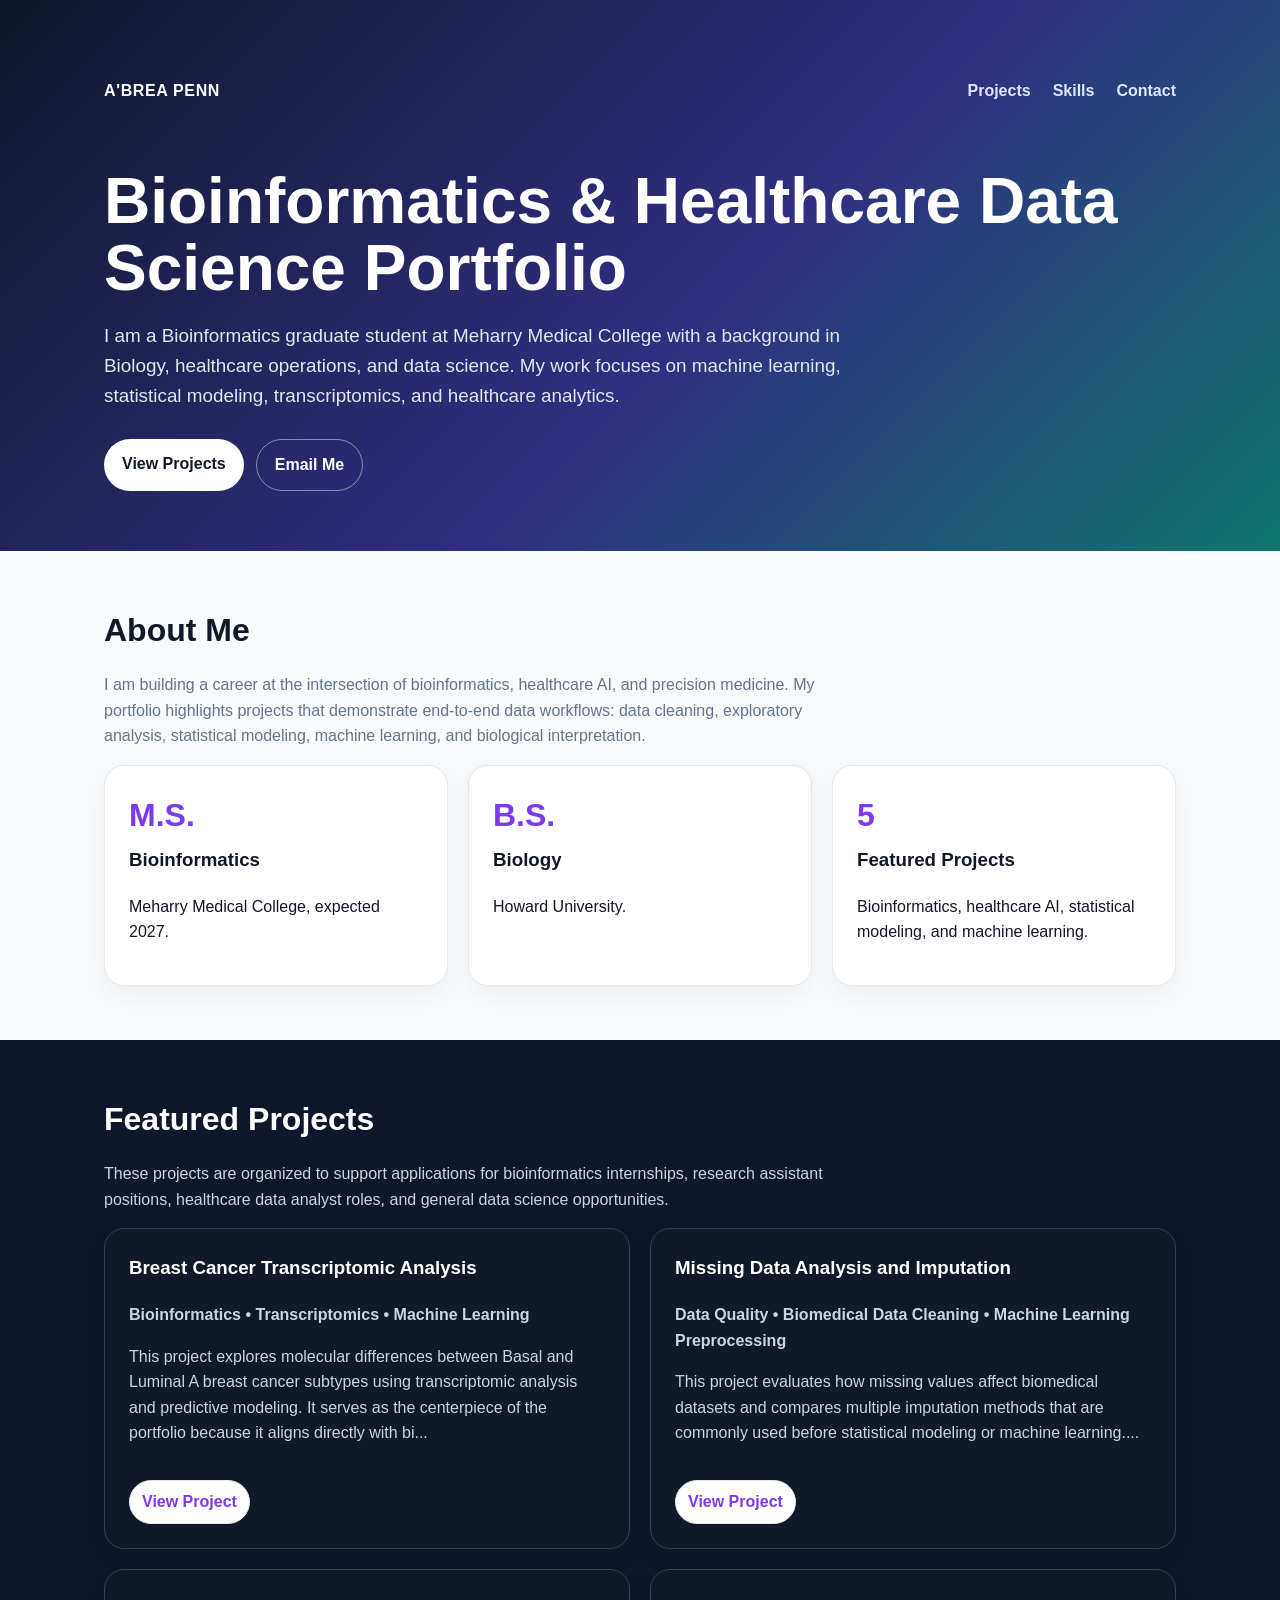
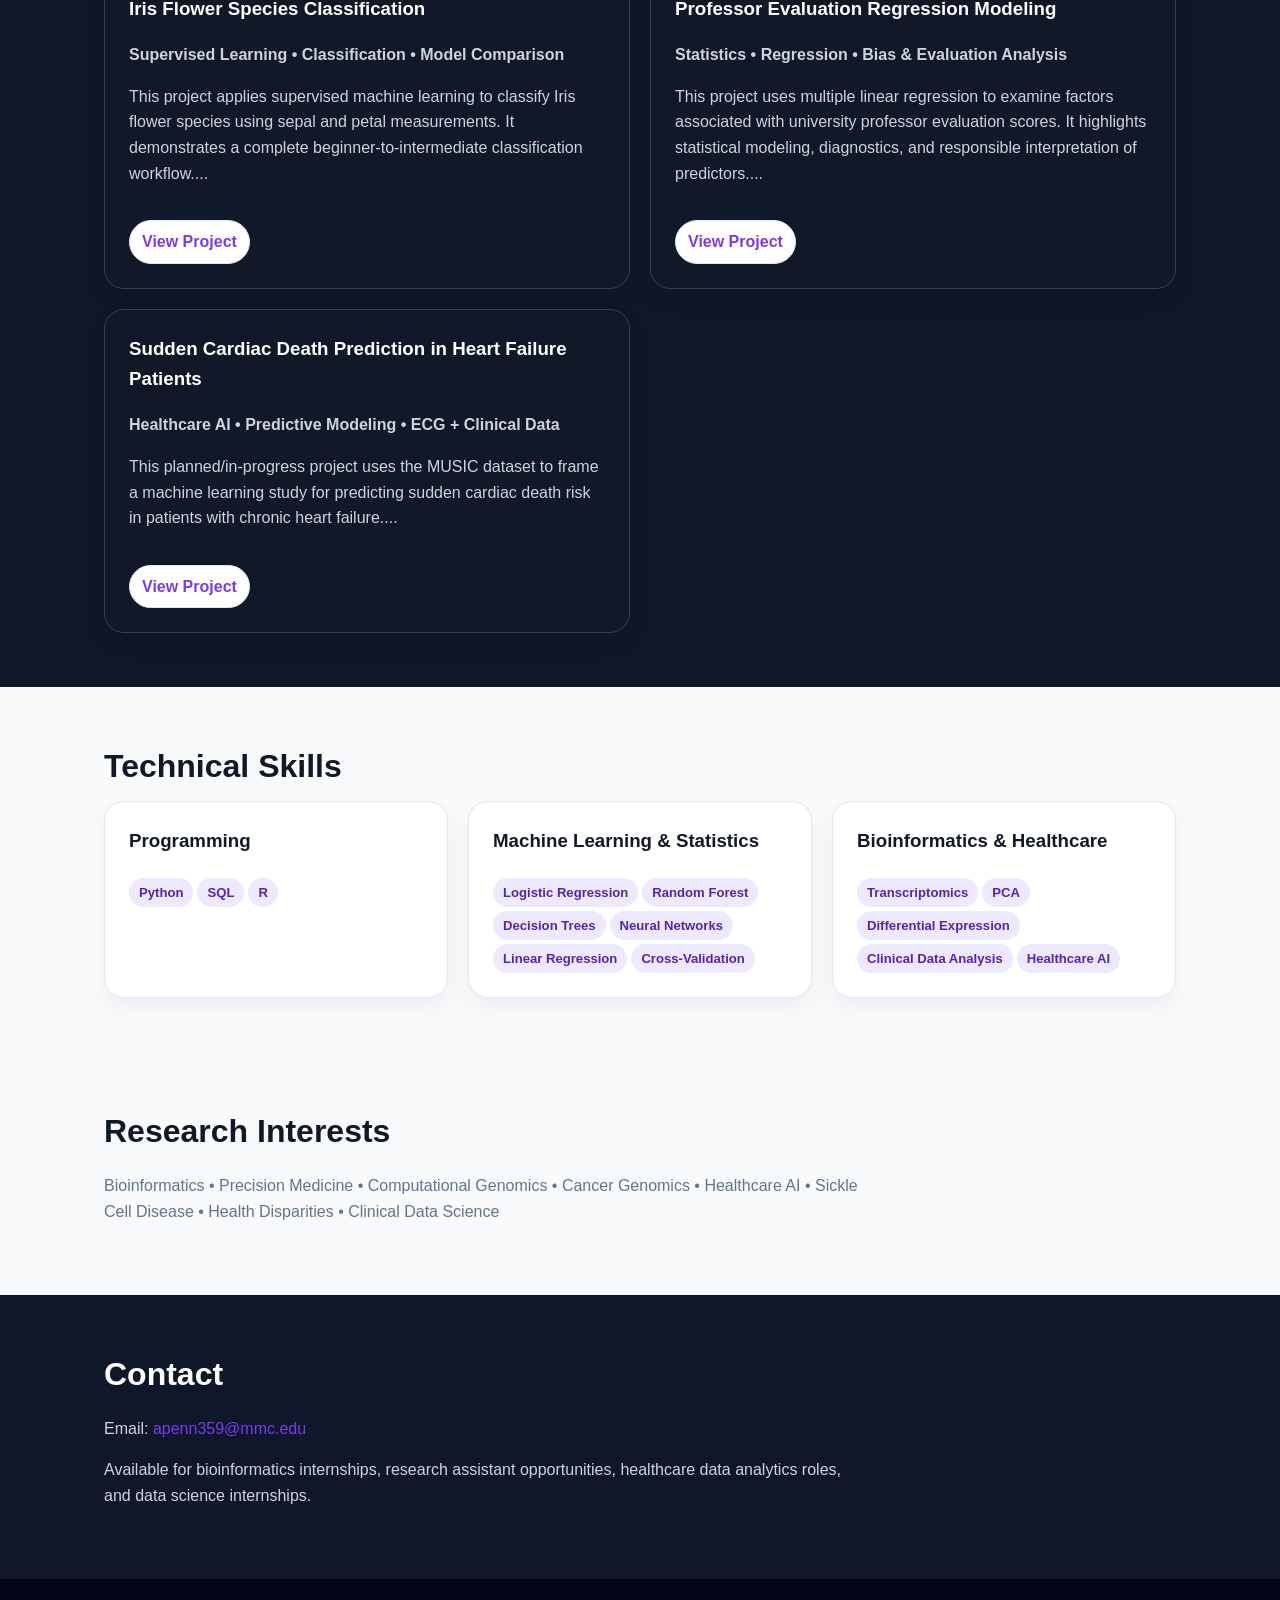
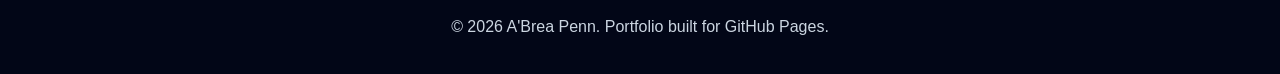
<file: index.html>
<!doctype html><html lang="en"><head><meta charset="utf-8"><meta name="viewport" content="width=device-width, initial-scale=1"><title>A'Brea Penn | Bioinformatics Portfolio</title><link rel="stylesheet" href="styles.css"></head><body>
<header class="hero"><div class="wrap"><nav class="nav"><div class="brand">A'BREA PENN</div><div><a href="#projects">Projects</a><a href="#skills">Skills</a><a href="#contact">Contact</a></div></nav><h1>Bioinformatics & Healthcare Data Science Portfolio</h1><p>I am a Bioinformatics graduate student at Meharry Medical College with a background in Biology, healthcare operations, and data science. My work focuses on machine learning, statistical modeling, transcriptomics, and healthcare analytics.</p><div class="btns"><a class="btn" href="#projects">View Projects</a><a class="btn secondary" href="mailto:apenn359@mmc.edu">Email Me</a></div></div></header>
<section><div class="wrap"><h2 class="section-title">About Me</h2><p class="lead">I am building a career at the intersection of bioinformatics, healthcare AI, and precision medicine. My portfolio highlights projects that demonstrate end-to-end data workflows: data cleaning, exploratory analysis, statistical modeling, machine learning, and biological interpretation.</p><div class="grid"><div class="card"><div class="metric">M.S.</div><h3>Bioinformatics</h3><p>Meharry Medical College, expected 2027.</p></div><div class="card"><div class="metric">B.S.</div><h3>Biology</h3><p>Howard University.</p></div><div class="card"><div class="metric">5</div><h3>Featured Projects</h3><p>Bioinformatics, healthcare AI, statistical modeling, and machine learning.</p></div></div></div></section>
<section id="projects" class="dark"><div class="wrap"><h2 class="section-title">Featured Projects</h2><p class="lead">These projects are organized to support applications for bioinformatics internships, research assistant positions, healthcare data analyst roles, and general data science opportunities.</p><div class="grid two"><div class="card project-card"><div><h3>Breast Cancer Transcriptomic Analysis</h3><p><strong>Bioinformatics • Transcriptomics • Machine Learning</strong></p><p>This project explores molecular differences between Basal and Luminal A breast cancer subtypes using transcriptomic analysis and predictive modeling. It serves as the centerpiece of the portfolio because it aligns directly with bi...</p></div><div class="project-links"><a class="small-btn" href="projects/tcga-brca.html">View Project</a></div></div><div class="card project-card"><div><h3>Missing Data Analysis and Imputation</h3><p><strong>Data Quality • Biomedical Data Cleaning • Machine Learning Preprocessing</strong></p><p>This project evaluates how missing values affect biomedical datasets and compares multiple imputation methods that are commonly used before statistical modeling or machine learning....</p></div><div class="project-links"><a class="small-btn" href="projects/missing-data-imputation.html">View Project</a></div></div><div class="card project-card"><div><h3>Iris Flower Species Classification</h3><p><strong>Supervised Learning • Classification • Model Comparison</strong></p><p>This project applies supervised machine learning to classify Iris flower species using sepal and petal measurements. It demonstrates a complete beginner-to-intermediate classification workflow....</p></div><div class="project-links"><a class="small-btn" href="projects/iris-classification.html">View Project</a></div></div><div class="card project-card"><div><h3>Professor Evaluation Regression Modeling</h3><p><strong>Statistics • Regression • Bias & Evaluation Analysis</strong></p><p>This project uses multiple linear regression to examine factors associated with university professor evaluation scores. It highlights statistical modeling, diagnostics, and responsible interpretation of predictors....</p></div><div class="project-links"><a class="small-btn" href="projects/professor-evaluation-regression.html">View Project</a></div></div><div class="card project-card"><div><h3>Sudden Cardiac Death Prediction in Heart Failure Patients</h3><p><strong>Healthcare AI • Predictive Modeling • ECG + Clinical Data</strong></p><p>This planned/in-progress project uses the MUSIC dataset to frame a machine learning study for predicting sudden cardiac death risk in patients with chronic heart failure....</p></div><div class="project-links"><a class="small-btn" href="projects/music-scd-prediction.html">View Project</a></div></div></div></div></section>
<section id="skills"><div class="wrap"><h2 class="section-title">Technical Skills</h2><div class="grid"><div class="card"><h3>Programming</h3><span class="tag">Python</span><span class="tag">SQL</span><span class="tag">R</span></div><div class="card"><h3>Machine Learning & Statistics</h3><span class="tag">Logistic Regression</span><span class="tag">Random Forest</span><span class="tag">Decision Trees</span><span class="tag">Neural Networks</span><span class="tag">Linear Regression</span><span class="tag">Cross-Validation</span></div><div class="card"><h3>Bioinformatics & Healthcare</h3><span class="tag">Transcriptomics</span><span class="tag">PCA</span><span class="tag">Differential Expression</span><span class="tag">Clinical Data Analysis</span><span class="tag">Healthcare AI</span></div></div></div></section>
<section><div class="wrap"><h2 class="section-title">Research Interests</h2><p class="lead">Bioinformatics • Precision Medicine • Computational Genomics • Cancer Genomics • Healthcare AI • Sickle Cell Disease • Health Disparities • Clinical Data Science</p></div></section>
<section id="contact" class="dark"><div class="wrap"><h2 class="section-title">Contact</h2><p>Email: <a href="mailto:apenn359@mmc.edu">apenn359@mmc.edu</a></p><p class="lead">Available for bioinformatics internships, research assistant opportunities, healthcare data analytics roles, and data science internships.</p></div></section><footer class="footer"><div class="wrap">© 2026 A'Brea Penn. Portfolio built for GitHub Pages.</div></footer></body></html>
</file>
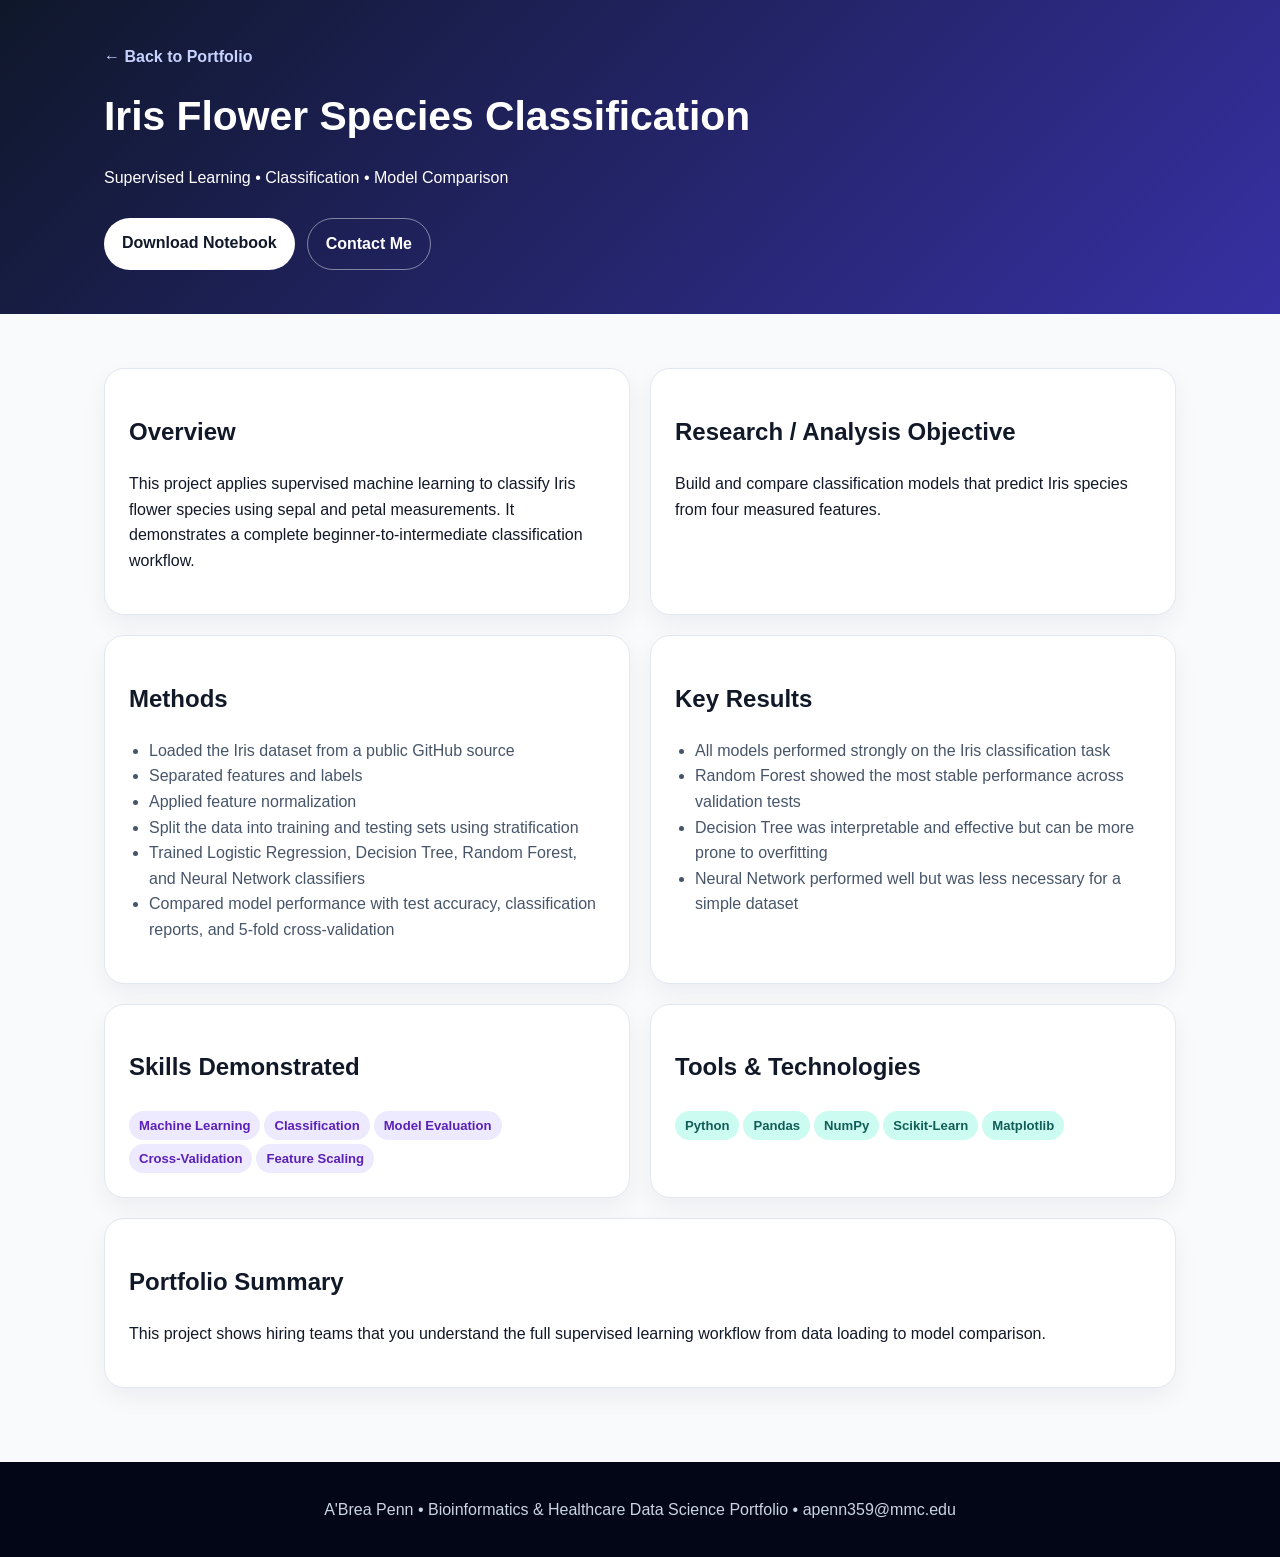
<file: iris-classification.html>
<!doctype html><html lang="en"><head><meta charset="utf-8"><meta name="viewport" content="width=device-width, initial-scale=1"><title>Iris Flower Species Classification | A'Brea Penn Portfolio</title><link rel="stylesheet" href="../styles.css"></head><body>
<header class="project-hero"><div class="wrap project-detail"><a class="crumb" href="../index.html">← Back to Portfolio</a><h1>Iris Flower Species Classification</h1><p>Supervised Learning • Classification • Model Comparison</p><div class="btns"><a class="btn" href="../notebooks/iris_classification.ipynb">Download Notebook</a><a class="btn secondary" href="mailto:apenn359@mmc.edu">Contact Me</a></div></div></header>
<main class="wrap project-detail"><section><div class="grid two"><div class="card"><h2>Overview</h2><p>This project applies supervised machine learning to classify Iris flower species using sepal and petal measurements. It demonstrates a complete beginner-to-intermediate classification workflow.</p></div><div class="card"><h2>Research / Analysis Objective</h2><p>Build and compare classification models that predict Iris species from four measured features.</p></div></div>
<div class="grid two"><div class="card"><h2>Methods</h2><ul class="list"><li>Loaded the Iris dataset from a public GitHub source</li><li>Separated features and labels</li><li>Applied feature normalization</li><li>Split the data into training and testing sets using stratification</li><li>Trained Logistic Regression, Decision Tree, Random Forest, and Neural Network classifiers</li><li>Compared model performance with test accuracy, classification reports, and 5-fold cross-validation</li></ul></div><div class="card"><h2>Key Results</h2><ul class="list"><li>All models performed strongly on the Iris classification task</li><li>Random Forest showed the most stable performance across validation tests</li><li>Decision Tree was interpretable and effective but can be more prone to overfitting</li><li>Neural Network performed well but was less necessary for a simple dataset</li></ul></div></div>
<div class="grid two"><div class="card"><h2>Skills Demonstrated</h2><span class="tag">Machine Learning</span><span class="tag">Classification</span><span class="tag">Model Evaluation</span><span class="tag">Cross-Validation</span><span class="tag">Feature Scaling</span></div><div class="card"><h2>Tools & Technologies</h2><span class="tag alt">Python</span><span class="tag alt">Pandas</span><span class="tag alt">NumPy</span><span class="tag alt">Scikit-Learn</span><span class="tag alt">Matplotlib</span></div></div>
<div class="card"><h2>Portfolio Summary</h2><p>This project shows hiring teams that you understand the full supervised learning workflow from data loading to model comparison.</p></div></section></main><footer class="footer"><div class="wrap">A'Brea Penn • Bioinformatics & Healthcare Data Science Portfolio • apenn359@mmc.edu</div></footer></body></html>
</file>
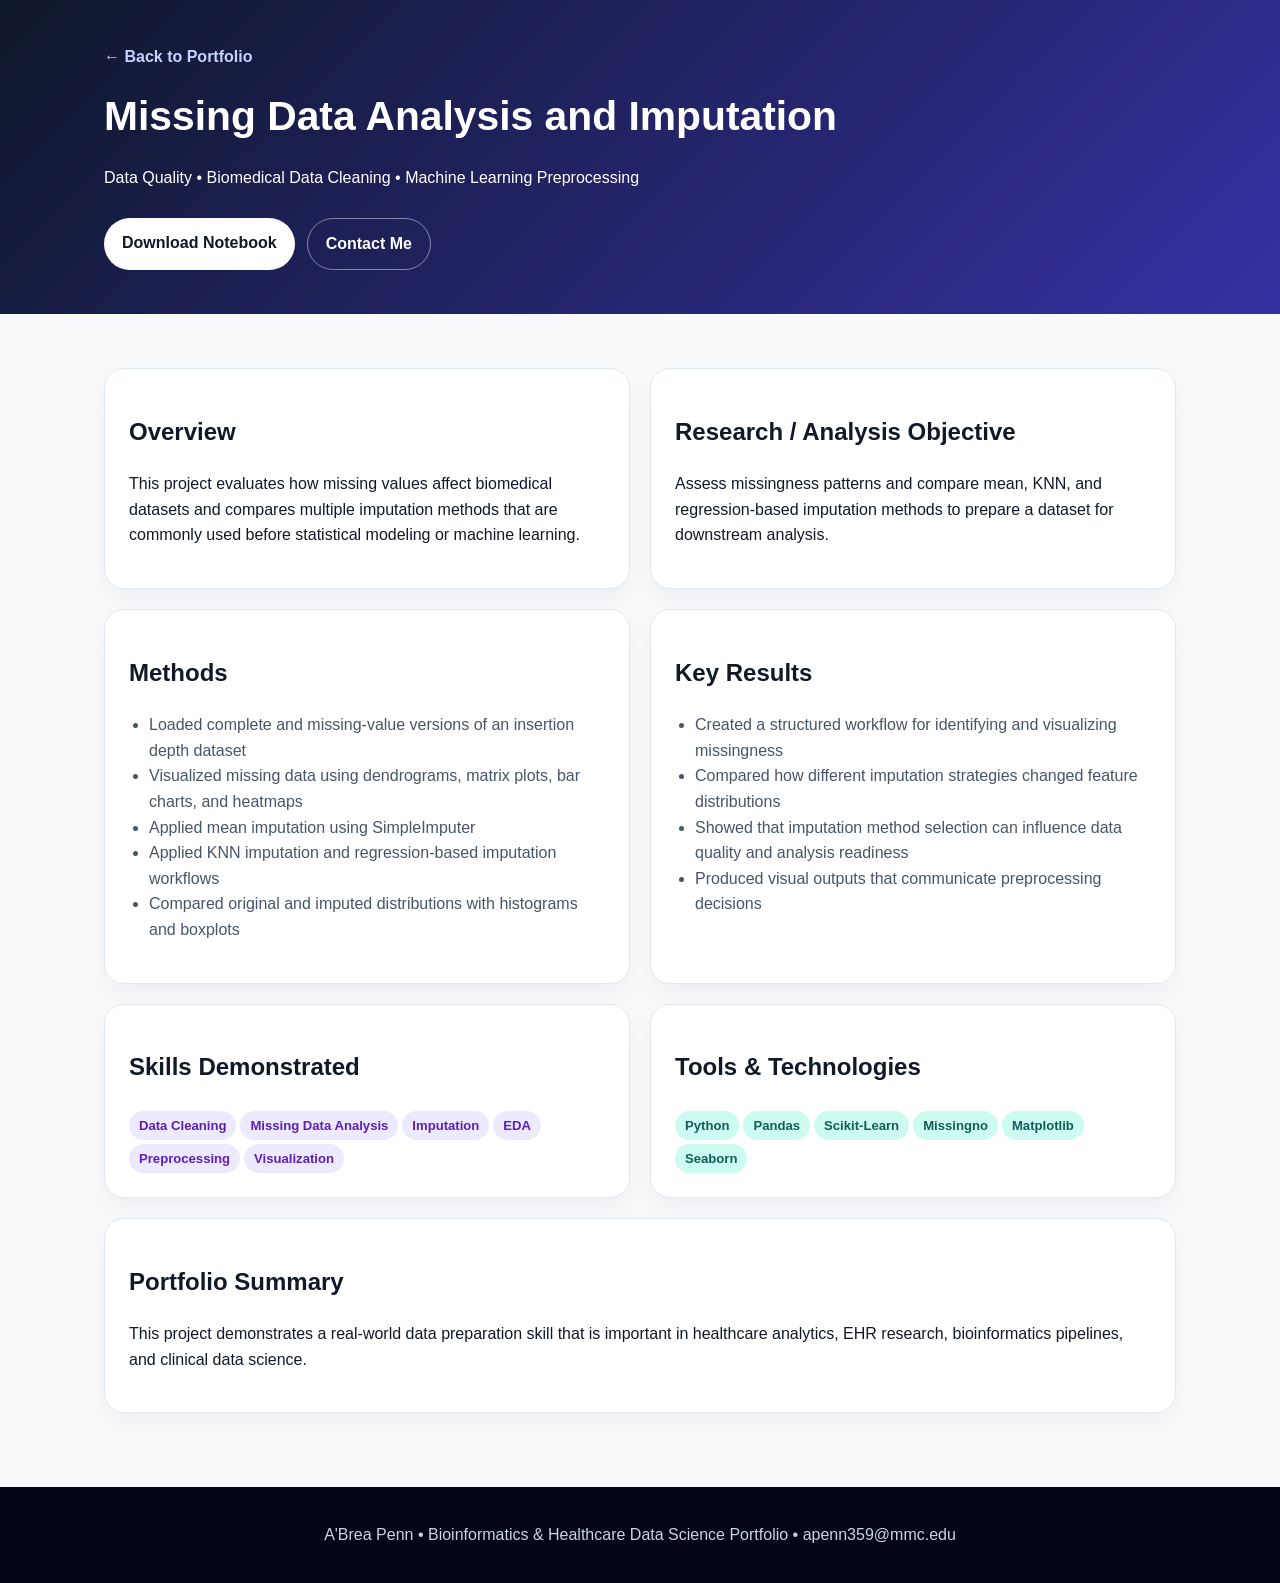
<file: missing-data-imputation.html>
<!doctype html><html lang="en"><head><meta charset="utf-8"><meta name="viewport" content="width=device-width, initial-scale=1"><title>Missing Data Analysis and Imputation | A'Brea Penn Portfolio</title><link rel="stylesheet" href="../styles.css"></head><body>
<header class="project-hero"><div class="wrap project-detail"><a class="crumb" href="../index.html">← Back to Portfolio</a><h1>Missing Data Analysis and Imputation</h1><p>Data Quality • Biomedical Data Cleaning • Machine Learning Preprocessing</p><div class="btns"><a class="btn" href="../notebooks/missing_data_imputation.ipynb">Download Notebook</a><a class="btn secondary" href="mailto:apenn359@mmc.edu">Contact Me</a></div></div></header>
<main class="wrap project-detail"><section><div class="grid two"><div class="card"><h2>Overview</h2><p>This project evaluates how missing values affect biomedical datasets and compares multiple imputation methods that are commonly used before statistical modeling or machine learning.</p></div><div class="card"><h2>Research / Analysis Objective</h2><p>Assess missingness patterns and compare mean, KNN, and regression-based imputation methods to prepare a dataset for downstream analysis.</p></div></div>
<div class="grid two"><div class="card"><h2>Methods</h2><ul class="list"><li>Loaded complete and missing-value versions of an insertion depth dataset</li><li>Visualized missing data using dendrograms, matrix plots, bar charts, and heatmaps</li><li>Applied mean imputation using SimpleImputer</li><li>Applied KNN imputation and regression-based imputation workflows</li><li>Compared original and imputed distributions with histograms and boxplots</li></ul></div><div class="card"><h2>Key Results</h2><ul class="list"><li>Created a structured workflow for identifying and visualizing missingness</li><li>Compared how different imputation strategies changed feature distributions</li><li>Showed that imputation method selection can influence data quality and analysis readiness</li><li>Produced visual outputs that communicate preprocessing decisions</li></ul></div></div>
<div class="grid two"><div class="card"><h2>Skills Demonstrated</h2><span class="tag">Data Cleaning</span><span class="tag">Missing Data Analysis</span><span class="tag">Imputation</span><span class="tag">EDA</span><span class="tag">Preprocessing</span><span class="tag">Visualization</span></div><div class="card"><h2>Tools & Technologies</h2><span class="tag alt">Python</span><span class="tag alt">Pandas</span><span class="tag alt">Scikit-Learn</span><span class="tag alt">Missingno</span><span class="tag alt">Matplotlib</span><span class="tag alt">Seaborn</span></div></div>
<div class="card"><h2>Portfolio Summary</h2><p>This project demonstrates a real-world data preparation skill that is important in healthcare analytics, EHR research, bioinformatics pipelines, and clinical data science.</p></div></section></main><footer class="footer"><div class="wrap">A'Brea Penn • Bioinformatics & Healthcare Data Science Portfolio • apenn359@mmc.edu</div></footer></body></html>
</file>
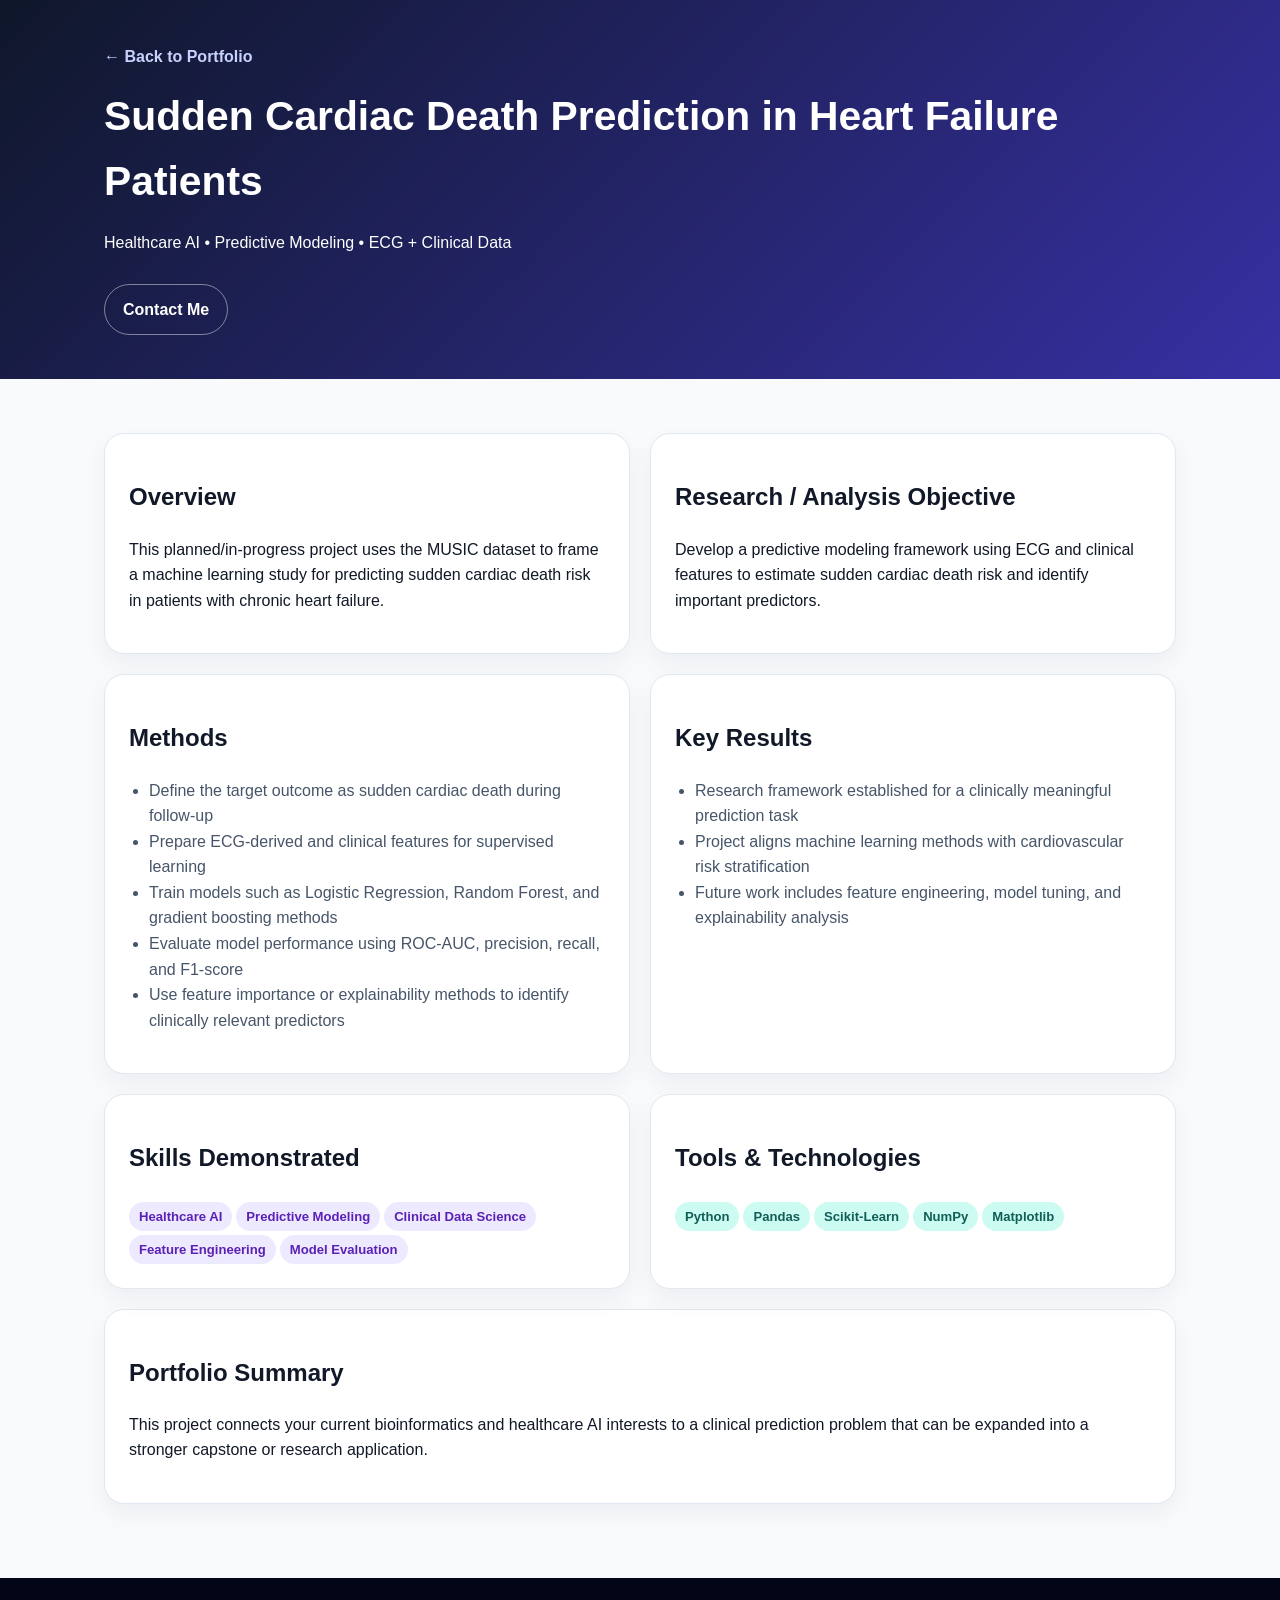
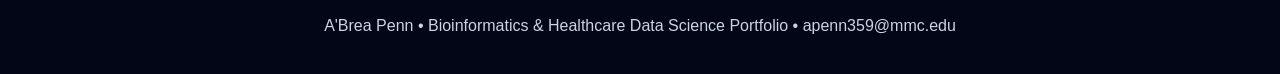
<file: music-scd-prediction.html>
<!doctype html><html lang="en"><head><meta charset="utf-8"><meta name="viewport" content="width=device-width, initial-scale=1"><title>Sudden Cardiac Death Prediction in Heart Failure Patients | A'Brea Penn Portfolio</title><link rel="stylesheet" href="../styles.css"></head><body>
<header class="project-hero"><div class="wrap project-detail"><a class="crumb" href="../index.html">← Back to Portfolio</a><h1>Sudden Cardiac Death Prediction in Heart Failure Patients</h1><p>Healthcare AI • Predictive Modeling • ECG + Clinical Data</p><div class="btns"><a class="btn secondary" href="mailto:apenn359@mmc.edu">Contact Me</a></div></div></header>
<main class="wrap project-detail"><section><div class="grid two"><div class="card"><h2>Overview</h2><p>This planned/in-progress project uses the MUSIC dataset to frame a machine learning study for predicting sudden cardiac death risk in patients with chronic heart failure.</p></div><div class="card"><h2>Research / Analysis Objective</h2><p>Develop a predictive modeling framework using ECG and clinical features to estimate sudden cardiac death risk and identify important predictors.</p></div></div>
<div class="grid two"><div class="card"><h2>Methods</h2><ul class="list"><li>Define the target outcome as sudden cardiac death during follow-up</li><li>Prepare ECG-derived and clinical features for supervised learning</li><li>Train models such as Logistic Regression, Random Forest, and gradient boosting methods</li><li>Evaluate model performance using ROC-AUC, precision, recall, and F1-score</li><li>Use feature importance or explainability methods to identify clinically relevant predictors</li></ul></div><div class="card"><h2>Key Results</h2><ul class="list"><li>Research framework established for a clinically meaningful prediction task</li><li>Project aligns machine learning methods with cardiovascular risk stratification</li><li>Future work includes feature engineering, model tuning, and explainability analysis</li></ul></div></div>
<div class="grid two"><div class="card"><h2>Skills Demonstrated</h2><span class="tag">Healthcare AI</span><span class="tag">Predictive Modeling</span><span class="tag">Clinical Data Science</span><span class="tag">Feature Engineering</span><span class="tag">Model Evaluation</span></div><div class="card"><h2>Tools & Technologies</h2><span class="tag alt">Python</span><span class="tag alt">Pandas</span><span class="tag alt">Scikit-Learn</span><span class="tag alt">NumPy</span><span class="tag alt">Matplotlib</span></div></div>
<div class="card"><h2>Portfolio Summary</h2><p>This project connects your current bioinformatics and healthcare AI interests to a clinical prediction problem that can be expanded into a stronger capstone or research application.</p></div></section></main><footer class="footer"><div class="wrap">A'Brea Penn • Bioinformatics & Healthcare Data Science Portfolio • apenn359@mmc.edu</div></footer></body></html>
</file>
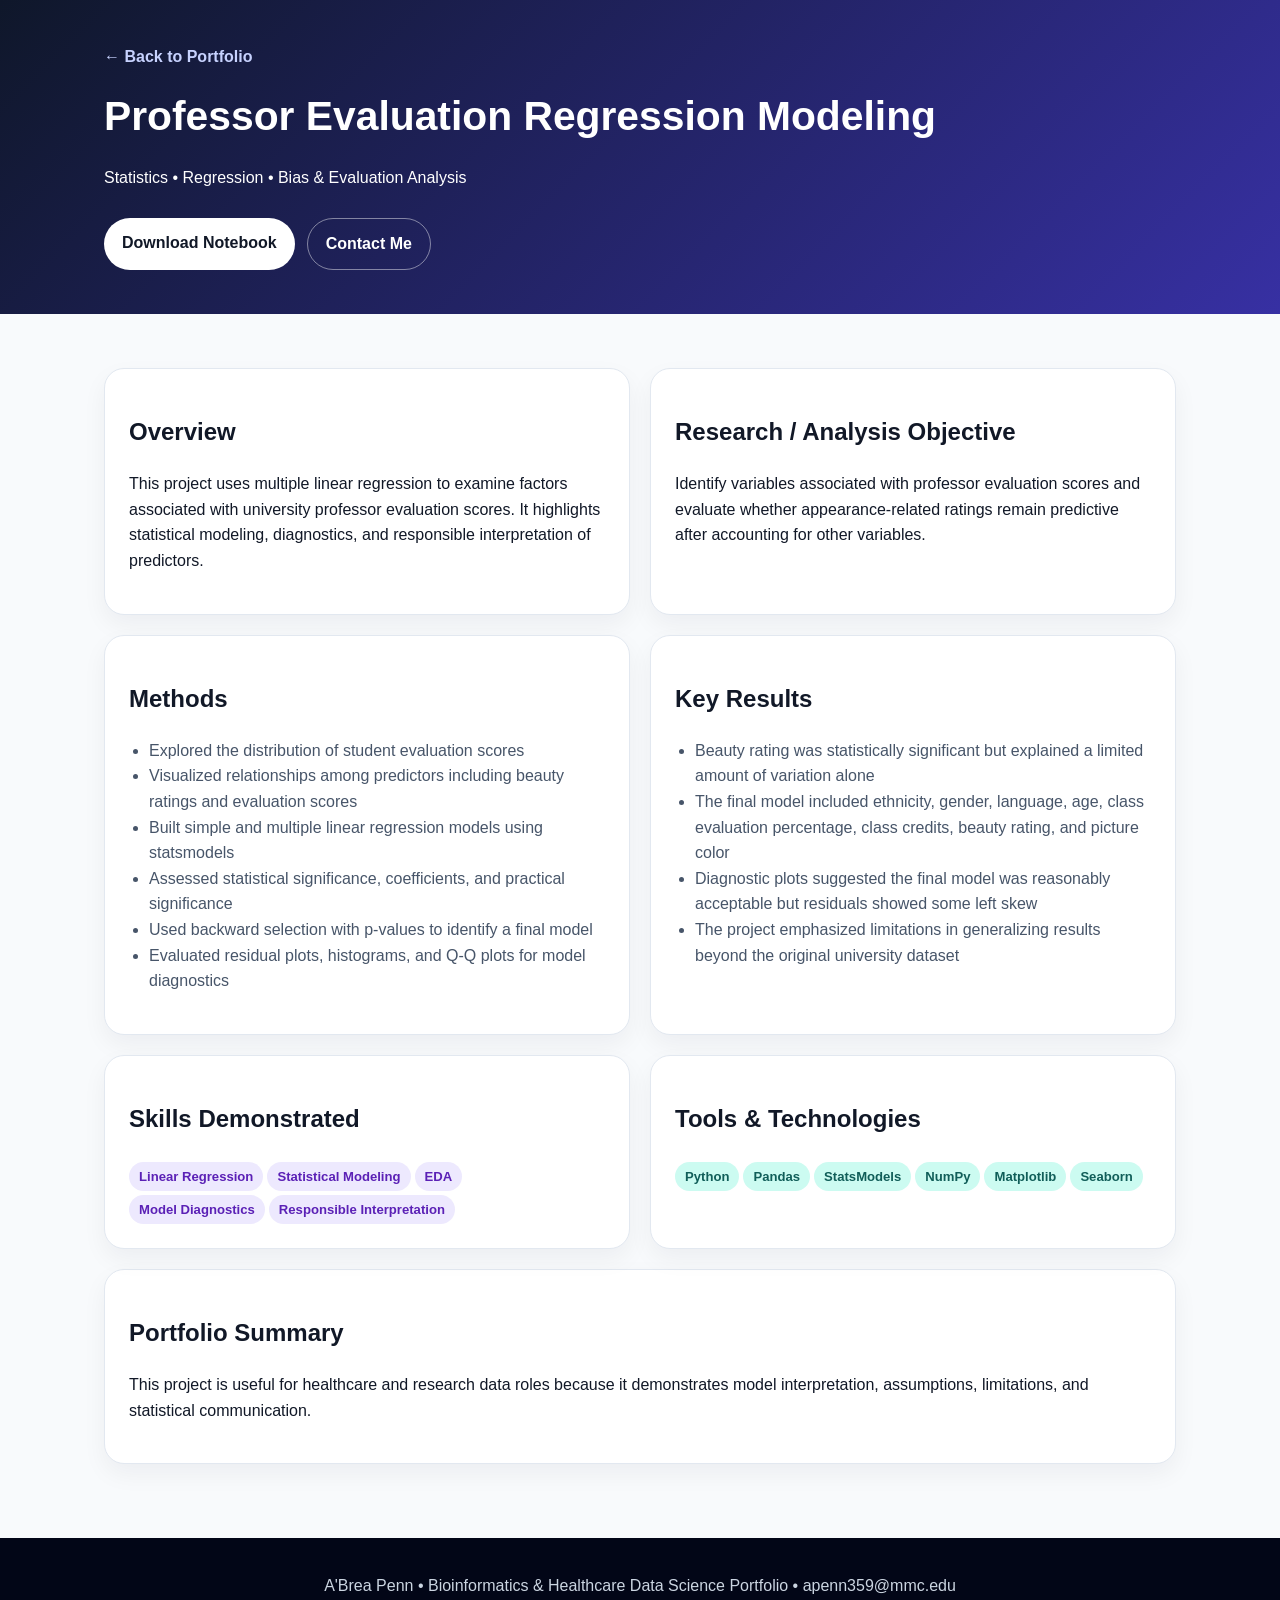
<file: professor-evaluation-regression.html>
<!doctype html><html lang="en"><head><meta charset="utf-8"><meta name="viewport" content="width=device-width, initial-scale=1"><title>Professor Evaluation Regression Modeling | A'Brea Penn Portfolio</title><link rel="stylesheet" href="../styles.css"></head><body>
<header class="project-hero"><div class="wrap project-detail"><a class="crumb" href="../index.html">← Back to Portfolio</a><h1>Professor Evaluation Regression Modeling</h1><p>Statistics • Regression • Bias & Evaluation Analysis</p><div class="btns"><a class="btn" href="../notebooks/professor_evaluation_regression.ipynb">Download Notebook</a><a class="btn secondary" href="mailto:apenn359@mmc.edu">Contact Me</a></div></div></header>
<main class="wrap project-detail"><section><div class="grid two"><div class="card"><h2>Overview</h2><p>This project uses multiple linear regression to examine factors associated with university professor evaluation scores. It highlights statistical modeling, diagnostics, and responsible interpretation of predictors.</p></div><div class="card"><h2>Research / Analysis Objective</h2><p>Identify variables associated with professor evaluation scores and evaluate whether appearance-related ratings remain predictive after accounting for other variables.</p></div></div>
<div class="grid two"><div class="card"><h2>Methods</h2><ul class="list"><li>Explored the distribution of student evaluation scores</li><li>Visualized relationships among predictors including beauty ratings and evaluation scores</li><li>Built simple and multiple linear regression models using statsmodels</li><li>Assessed statistical significance, coefficients, and practical significance</li><li>Used backward selection with p-values to identify a final model</li><li>Evaluated residual plots, histograms, and Q-Q plots for model diagnostics</li></ul></div><div class="card"><h2>Key Results</h2><ul class="list"><li>Beauty rating was statistically significant but explained a limited amount of variation alone</li><li>The final model included ethnicity, gender, language, age, class evaluation percentage, class credits, beauty rating, and picture color</li><li>Diagnostic plots suggested the final model was reasonably acceptable but residuals showed some left skew</li><li>The project emphasized limitations in generalizing results beyond the original university dataset</li></ul></div></div>
<div class="grid two"><div class="card"><h2>Skills Demonstrated</h2><span class="tag">Linear Regression</span><span class="tag">Statistical Modeling</span><span class="tag">EDA</span><span class="tag">Model Diagnostics</span><span class="tag">Responsible Interpretation</span></div><div class="card"><h2>Tools & Technologies</h2><span class="tag alt">Python</span><span class="tag alt">Pandas</span><span class="tag alt">StatsModels</span><span class="tag alt">NumPy</span><span class="tag alt">Matplotlib</span><span class="tag alt">Seaborn</span></div></div>
<div class="card"><h2>Portfolio Summary</h2><p>This project is useful for healthcare and research data roles because it demonstrates model interpretation, assumptions, limitations, and statistical communication.</p></div></section></main><footer class="footer"><div class="wrap">A'Brea Penn • Bioinformatics & Healthcare Data Science Portfolio • apenn359@mmc.edu</div></footer></body></html>
</file>
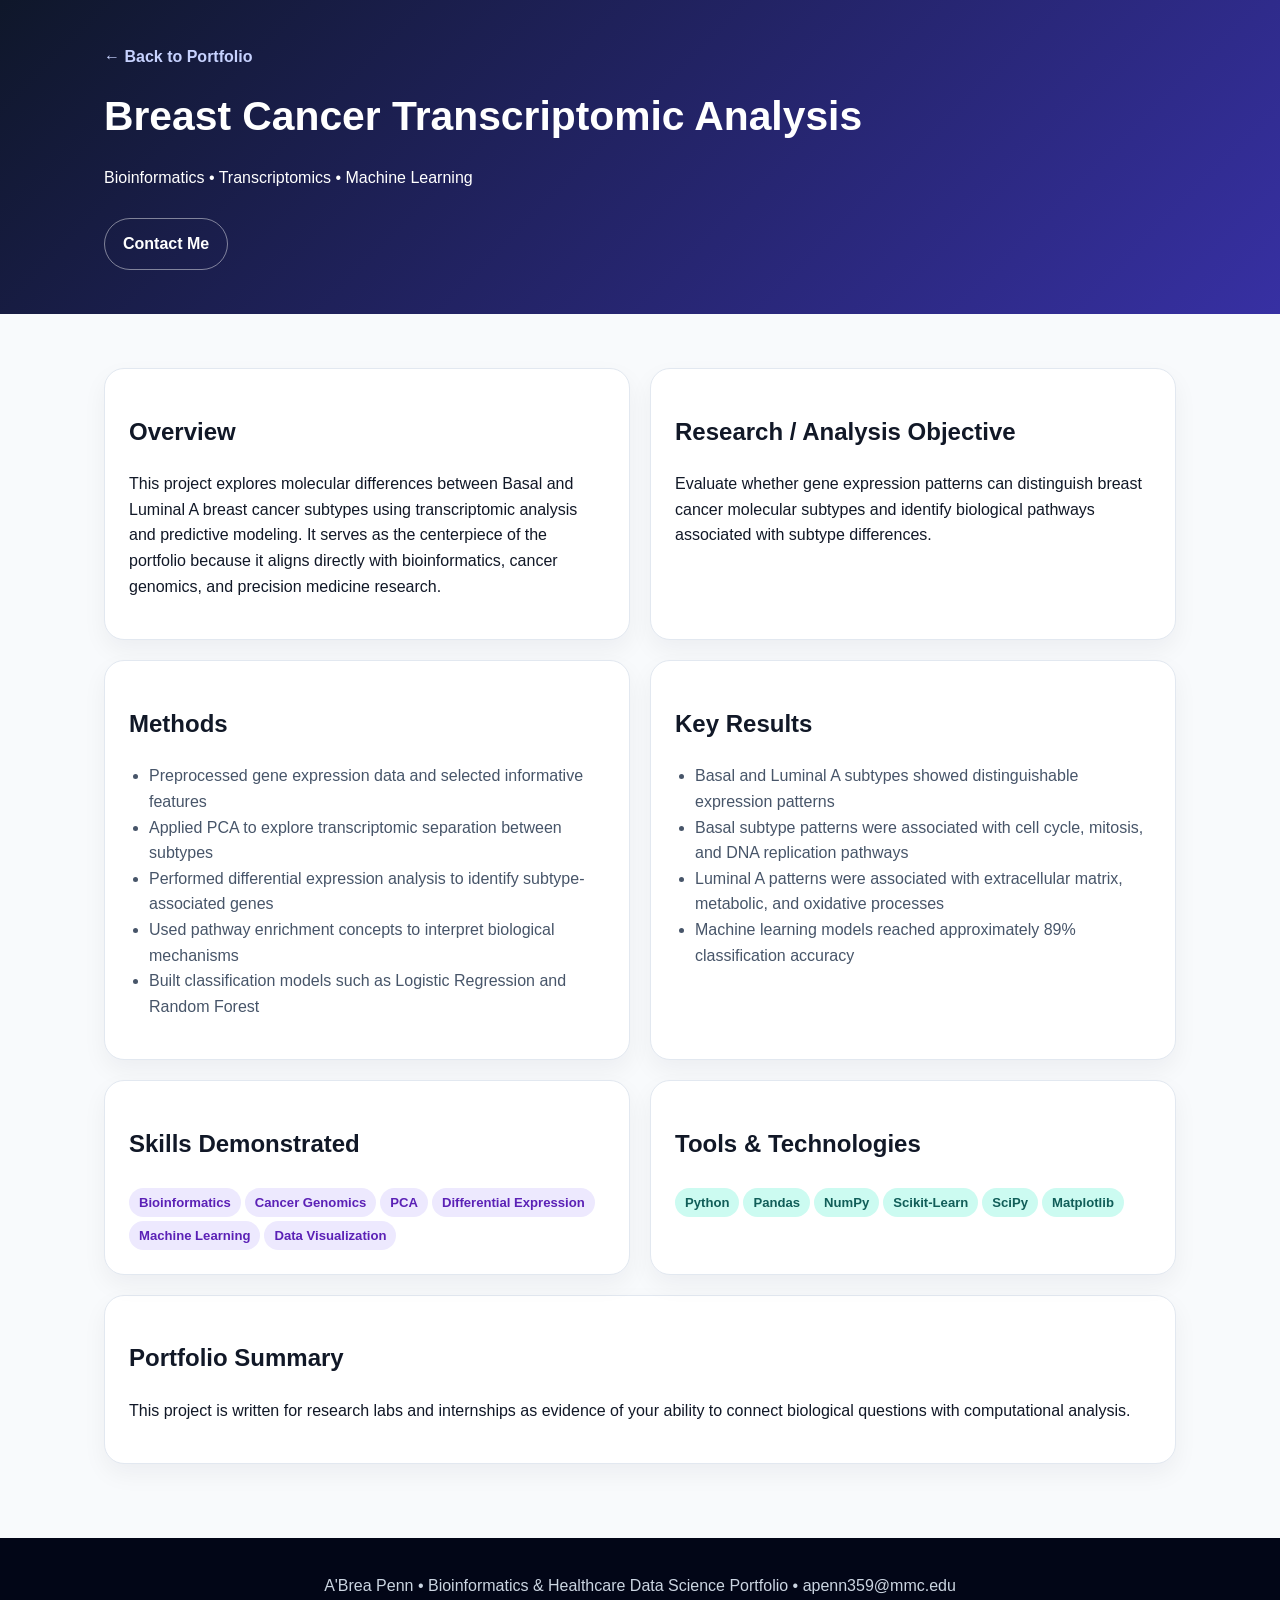
<file: tcga-brca.html>
<!doctype html><html lang="en"><head><meta charset="utf-8"><meta name="viewport" content="width=device-width, initial-scale=1"><title>Breast Cancer Transcriptomic Analysis | A'Brea Penn Portfolio</title><link rel="stylesheet" href="../styles.css"></head><body>
<header class="project-hero"><div class="wrap project-detail"><a class="crumb" href="../index.html">← Back to Portfolio</a><h1>Breast Cancer Transcriptomic Analysis</h1><p>Bioinformatics • Transcriptomics • Machine Learning</p><div class="btns"><a class="btn secondary" href="mailto:apenn359@mmc.edu">Contact Me</a></div></div></header>
<main class="wrap project-detail"><section><div class="grid two"><div class="card"><h2>Overview</h2><p>This project explores molecular differences between Basal and Luminal A breast cancer subtypes using transcriptomic analysis and predictive modeling. It serves as the centerpiece of the portfolio because it aligns directly with bioinformatics, cancer genomics, and precision medicine research.</p></div><div class="card"><h2>Research / Analysis Objective</h2><p>Evaluate whether gene expression patterns can distinguish breast cancer molecular subtypes and identify biological pathways associated with subtype differences.</p></div></div>
<div class="grid two"><div class="card"><h2>Methods</h2><ul class="list"><li>Preprocessed gene expression data and selected informative features</li><li>Applied PCA to explore transcriptomic separation between subtypes</li><li>Performed differential expression analysis to identify subtype-associated genes</li><li>Used pathway enrichment concepts to interpret biological mechanisms</li><li>Built classification models such as Logistic Regression and Random Forest</li></ul></div><div class="card"><h2>Key Results</h2><ul class="list"><li>Basal and Luminal A subtypes showed distinguishable expression patterns</li><li>Basal subtype patterns were associated with cell cycle, mitosis, and DNA replication pathways</li><li>Luminal A patterns were associated with extracellular matrix, metabolic, and oxidative processes</li><li>Machine learning models reached approximately 89% classification accuracy</li></ul></div></div>
<div class="grid two"><div class="card"><h2>Skills Demonstrated</h2><span class="tag">Bioinformatics</span><span class="tag">Cancer Genomics</span><span class="tag">PCA</span><span class="tag">Differential Expression</span><span class="tag">Machine Learning</span><span class="tag">Data Visualization</span></div><div class="card"><h2>Tools & Technologies</h2><span class="tag alt">Python</span><span class="tag alt">Pandas</span><span class="tag alt">NumPy</span><span class="tag alt">Scikit-Learn</span><span class="tag alt">SciPy</span><span class="tag alt">Matplotlib</span></div></div>
<div class="card"><h2>Portfolio Summary</h2><p>This project is written for research labs and internships as evidence of your ability to connect biological questions with computational analysis.</p></div></section></main><footer class="footer"><div class="wrap">A'Brea Penn • Bioinformatics & Healthcare Data Science Portfolio • apenn359@mmc.edu</div></footer></body></html>
</file>
<file: styles.css>
:root{--bg:#0f172a;--panel:#111827;--card:#ffffff;--ink:#111827;--muted:#64748b;--accent:#7c3aed;--accent2:#14b8a6;--soft:#f8fafc;--line:#e2e8f0;}
*{box-sizing:border-box} body{margin:0;font-family:Inter,Arial,sans-serif;color:var(--ink);background:var(--soft);line-height:1.6} a{color:var(--accent);text-decoration:none} a:hover{text-decoration:underline}.wrap{max-width:1120px;margin:0 auto;padding:0 24px}.hero{background:linear-gradient(135deg,#0f172a,#312e81 55%,#0f766e);color:#fff;padding:78px 0 60px}.nav{display:flex;justify-content:space-between;align-items:center;margin-bottom:64px}.brand{font-weight:800;letter-spacing:.04em}.nav a{color:#e0e7ff;margin-left:22px;font-weight:600}.hero h1{font-size:clamp(2.2rem,5vw,4.5rem);line-height:1.05;margin:0 0 18px}.hero p{max-width:790px;font-size:1.18rem;color:#e2e8f0}.btns{margin-top:28px;display:flex;gap:12px;flex-wrap:wrap}.btn{display:inline-block;padding:12px 18px;border-radius:999px;background:#fff;color:#111827;font-weight:700}.btn.secondary{background:transparent;color:#fff;border:1px solid rgba(255,255,255,.45)}section{padding:54px 0}.section-title{font-size:2rem;margin:0 0 8px}.lead{color:var(--muted);max-width:760px}.grid{display:grid;grid-template-columns:repeat(3,1fr);gap:20px}.two{grid-template-columns:repeat(2,1fr)}.card{background:#fff;border:1px solid var(--line);border-radius:20px;padding:24px;box-shadow:0 10px 24px rgba(15,23,42,.05)}.card h3{margin-top:0;color:#111827}.tag{display:inline-block;background:#ede9fe;color:#5b21b6;border-radius:999px;padding:4px 10px;margin:4px 4px 0 0;font-size:.82rem;font-weight:700}.tag.alt{background:#ccfbf1;color:#115e59}.metric{font-size:2rem;font-weight:900;color:var(--accent);margin-bottom:4px}.project-card{display:flex;flex-direction:column;justify-content:space-between;min-height:315px}.project-card p{color:var(--muted)}.project-links{margin-top:18px;display:flex;gap:10px;flex-wrap:wrap}.small-btn{border:1px solid var(--line);padding:8px 12px;border-radius:999px;font-weight:700;background:#fff}.dark{background:#0f172a;color:#fff}.dark .lead,.dark p{color:#cbd5e1}.dark .card{background:#111827;color:#fff;border-color:#334155}.dark .card h3{color:#fff}.list{padding-left:20px;color:#475569}.dark .list{color:#cbd5e1}.footer{padding:35px 0;background:#020617;color:#cbd5e1;text-align:center}.project-hero{padding:44px 0;background:linear-gradient(135deg,#0f172a,#3730a3);color:#fff}.crumb{color:#c7d2fe;font-weight:700}.project-detail h1{font-size:2.55rem;margin:14px 0}.project-detail .card{margin-bottom:20px}.callout{border-left:5px solid var(--accent2);background:#f0fdfa;padding:18px;border-radius:10px}@media(max-width:800px){.grid,.two{grid-template-columns:1fr}.nav{display:block}.nav a{display:inline-block;margin:12px 12px 0 0}.hero{padding-top:42px}}
</file>
